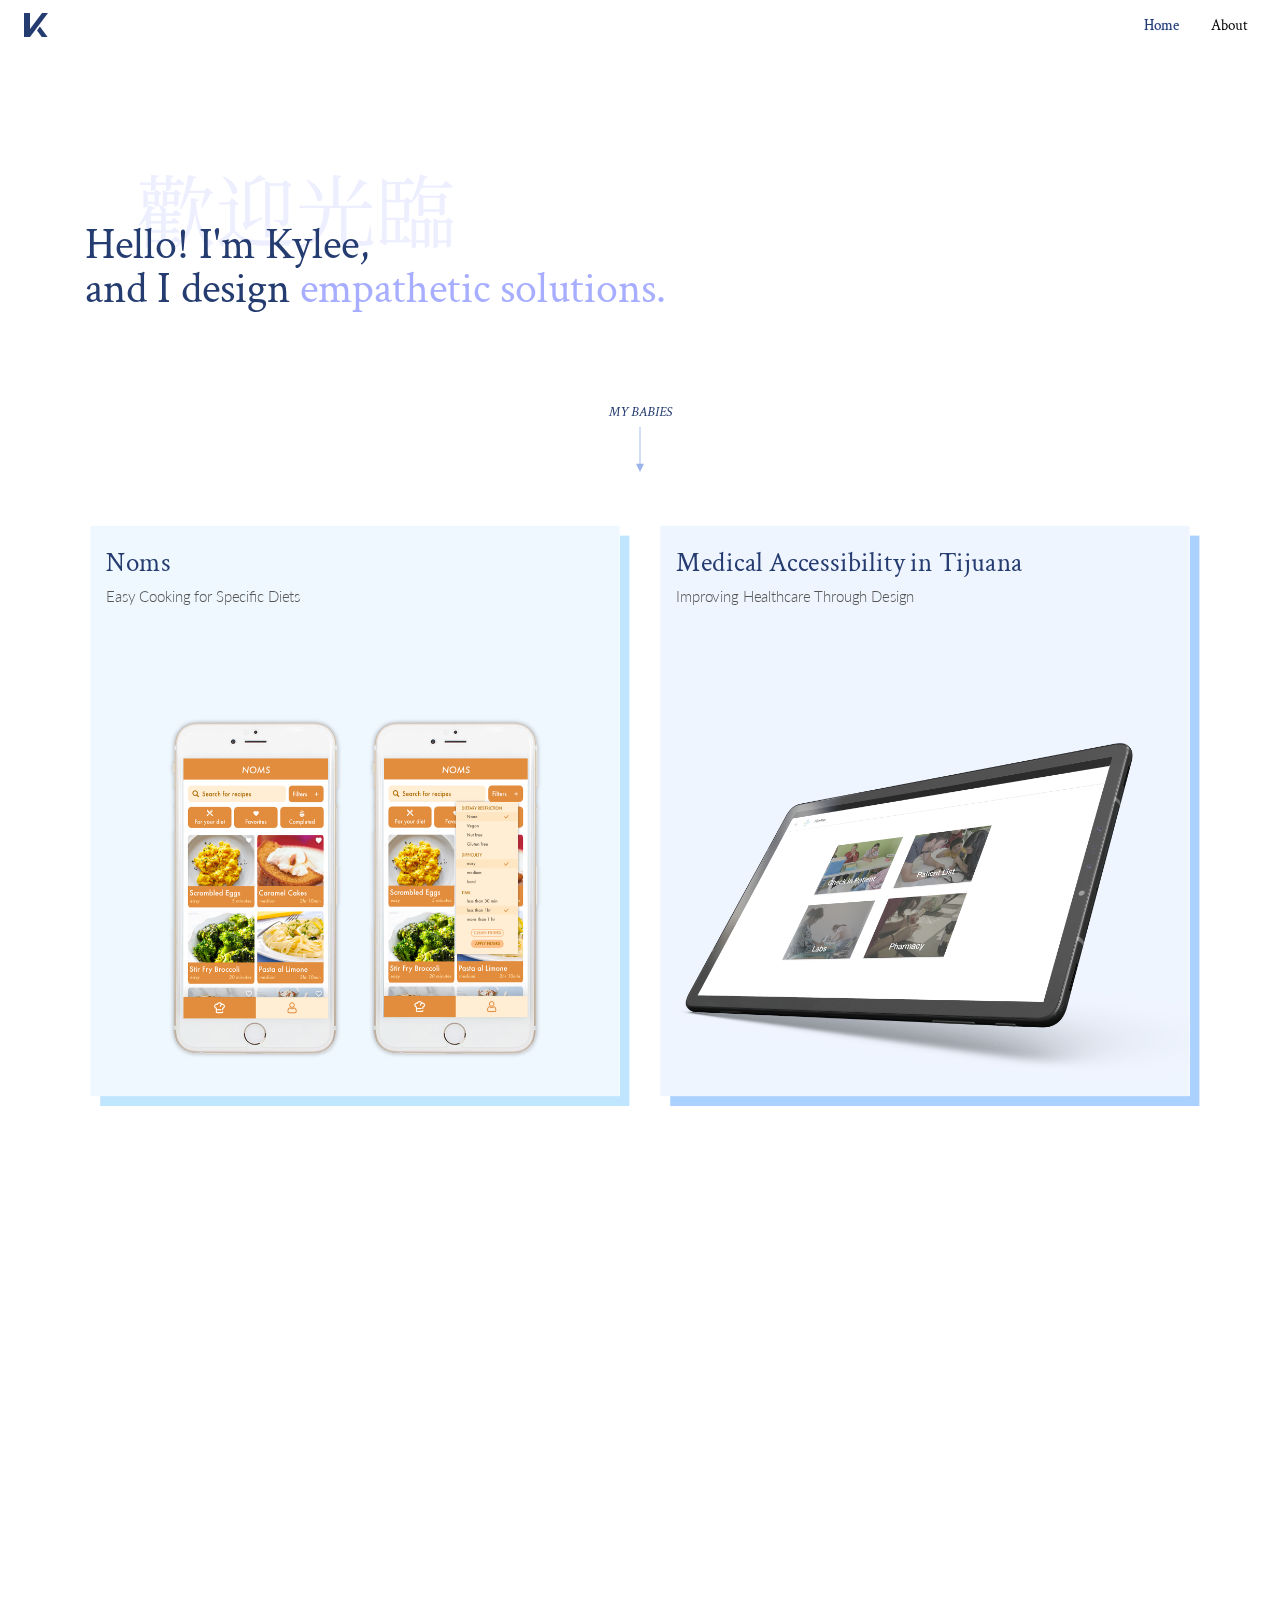
<file: index.html>
<!DOCTYPE html>
<html lang="en" class='h-100'>
  <head>
    <meta charset="utf-8">
    <meta name="viewport" content="width=device-width, initial-scale=1, shrink-to-fit=no">
    <title>Kylee Peng</title>
    <!-- CSS -->
    <link rel="icon" href="img/logo_dark.png" type="png">
    <link rel="stylesheet" href="https://stackpath.bootstrapcdn.com/bootstrap/4.3.1/css/bootstrap.min.css" integrity="sha384-ggOyR0iXCbMQv3Xipma34MD+dH/1fQ784/j6cY/iJTQUOhcWr7x9JvoRxT2MZw1T" crossorigin="anonymous">
    <link href="https://unpkg.com/aos@2.3.1/dist/aos.css" rel="stylesheet">
    <link href="https://fonts.googleapis.com/css?family=Crimson+Text&display=swap" rel="stylesheet">
    <link href="https://fonts.googleapis.com/css?family=Lato:300,300i,400,400i,700,700i,900,900i&display=swap" rel="stylesheet">
    <link href="https://fonts.googleapis.com/css?family=Noto+Serif+SC&display=swap" rel="stylesheet">
    <link rel="stylesheet" href="css/reset.css">
    <link rel="stylesheet" href="css/main.css">
    <link rel="stylesheet" href="css/media_queries.css">
  </head>

  <body>
    <!-- navbar -->
    <nav class="navbar navbar-expand fixed-top d-flex align-items-center">
      <a class="navbar-brand mr-auto" href='index.html'>
        <img src="img/logo_dark.svg" class="d-inline-block align-top logo img-responsive ml-2">
      </a>
      <div class="navbar-nav text-right">
        <a class="nav-item nav-link m-2 active" href="index.html">Home <span class="sr-only">(current)</span></a>
        <a class="nav-item nav-link m-2" href="views/about.html">About</a>
      </div>
    </nav>

    <!-- title -->
    <div class="title container" data-aos="fade-up" data-aos-duration="1000">
      <div class="title-text mt-5 mb-3 pt-5">
        <h1>歡迎光臨</h1>
        <h2>Hello! I'm Kylee,</h2>
        <h2>and I design <span id="highlight">empathetic solutions.</span></h2>
    </div>
    </div>

    <!-- arrow -->
    <a class="arrow d-flex flex-column align-items-center justify-content-center" data-aos="fade-up" data-aos-duration="1000">
      <h5 class='my-2'>MY BABIES</h5>
      <img src="img/arrow.svg">
    </a>

    <div class='projects container justify-content-center'>
      <div class='row'>
      <!-- noms -->
      <a class="project-grid noms-hov col col-12 col-md-6 pt-5" href='views/projects/noms.html' data-aos="fade-up" data-aos-duration="1000">
        <div class="project-title noms d-flex flex-column">
          <h3 class='mx-3 my-2 mt-4'>Noms</h3>
          <p class='mx-3 mb-3'>Easy Cooking for Specific Diets</p>
        </div>
      </a>

      <!-- dfa medical -->
      <a class="project-grid col col-12 col-md-6 pt-5" href='views/projects/dfa_medical.html' data-aos="fade-up" data-aos-duration="1000">
        <div class="project-title dfa_med d-flex flex-column">
          <h3 class='mx-3 my-2 mt-4'>Medical Accessibility in Tijuana</h3>
          <p class='mx-3 mb-3'>Improving Healthcare Through Design</p>
        </div>
      </a>
    </div>

    <div class='row'>
    <!-- brown paper tickets -->
    <a class="project-grid noms-hov col pt-5" href='views/projects/brownpapertickets.html' data-aos="fade-up" data-aos-duration="1000">
      <div class="project-title brownpapertickets d-flex flex-column">
        <h3 class='mx-3 my-2 mt-4'>Brown Paper Tickets</h3>
        <p class='mx-3 mb-3'>Convenient & Fast Event Searching</p>
      </div>
    </a>

    </div>
    <div class='row'>
    <!-- amtrack -->
    <a class="project-grid amtrak-hov col col-12 col-md-6 pt-5" href='views/projects/amtrak.html' data-aos="fade-up" data-aos-duration="1000">
      <div class="project-title amtrak d-flex flex-column">
        <h3 class='mx-3 my-2 mt-4'>Amtrak</h3>
        <p class='mx-3 mb-3'>Stress-Free Train Booking</p>
      </div>
    </a>

    <!-- illustrations -->
    <a class="project-grid col col-12 col-md-6 pt-5" href='views/projects/illustrations.html' data-aos="fade-up" data-aos-duration="1000">
      <div class="project-title illustrations d-flex flex-column">
        <h3 class='mx-3 my-2 mt-4'>Design for San Diego</h3>
        <p class='mx-3 mb-3'>Vector Illustrations of San Diego's Challenges</p>
      </div>
    </a>
  </div>
  </div>

  <!-- footer -->
  <footer class="footer mx-auto py-3 text-center position-absolute mt-5 py-5 vw-100" data-aos="fade-up" data-aos-duration="1000">
    <div class='container col-lg-8 col-sm-10 d-flex flex-column justify-content-center'>
      <h6 class='mt-5 mb-1'>I like that final prototypes are still just a prototype-- there's always more room for learning and improvement.</h6>
      <h6 class='mb-3'>Let me know how I can improve.</h6>
      <a class='email mt-3' href='mailto:kap038@ucsd.edu'>kap038@ucsd.edu</a>
      <div class='footer-icons mb-3 mt-2 d-flex align-items-center justify-content-center'>
        <a class='mx-2' href='https://github.com/kyleepeng'>Github</a>
        <span class="dot"></span>
        <a class='mx-2' href='www.linkedin.com/in/kylee-peng'>LinkedIn</a>
        <span class="dot"></span>
        <a class='mx-2' href='mailto:kap038@ucsd.edu'>Email</a>
      </div>
      <h6 class='mb-5 my-3'>Designed & Developed with many naps</h6>
    </div>
  </footer>

  </body>

  <!-- JS -->
  <script src="https://code.jquery.com/jquery-3.3.1.slim.min.js" integrity="sha384-q8i/X+965DzO0rT7abK41JStQIAqVgRVzpbzo5smXKp4YfRvH+8abtTE1Pi6jizo" crossorigin="anonymous"></script>
  <script src="https://stackpath.bootstrapcdn.com/bootstrap/4.3.1/js/bootstrap.min.js" integrity="sha384-JjSmVgyd0p3pXB1rRibZUAYoIIy6OrQ6VrjIEaFf/nJGzIxFDsf4x0xIM+B07jRM" crossorigin="anonymous"></script>
  <script src="https://unpkg.com/aos@2.3.1/dist/aos.js"></script>
  <script src="js/script.js"></script>

</html>
</file>
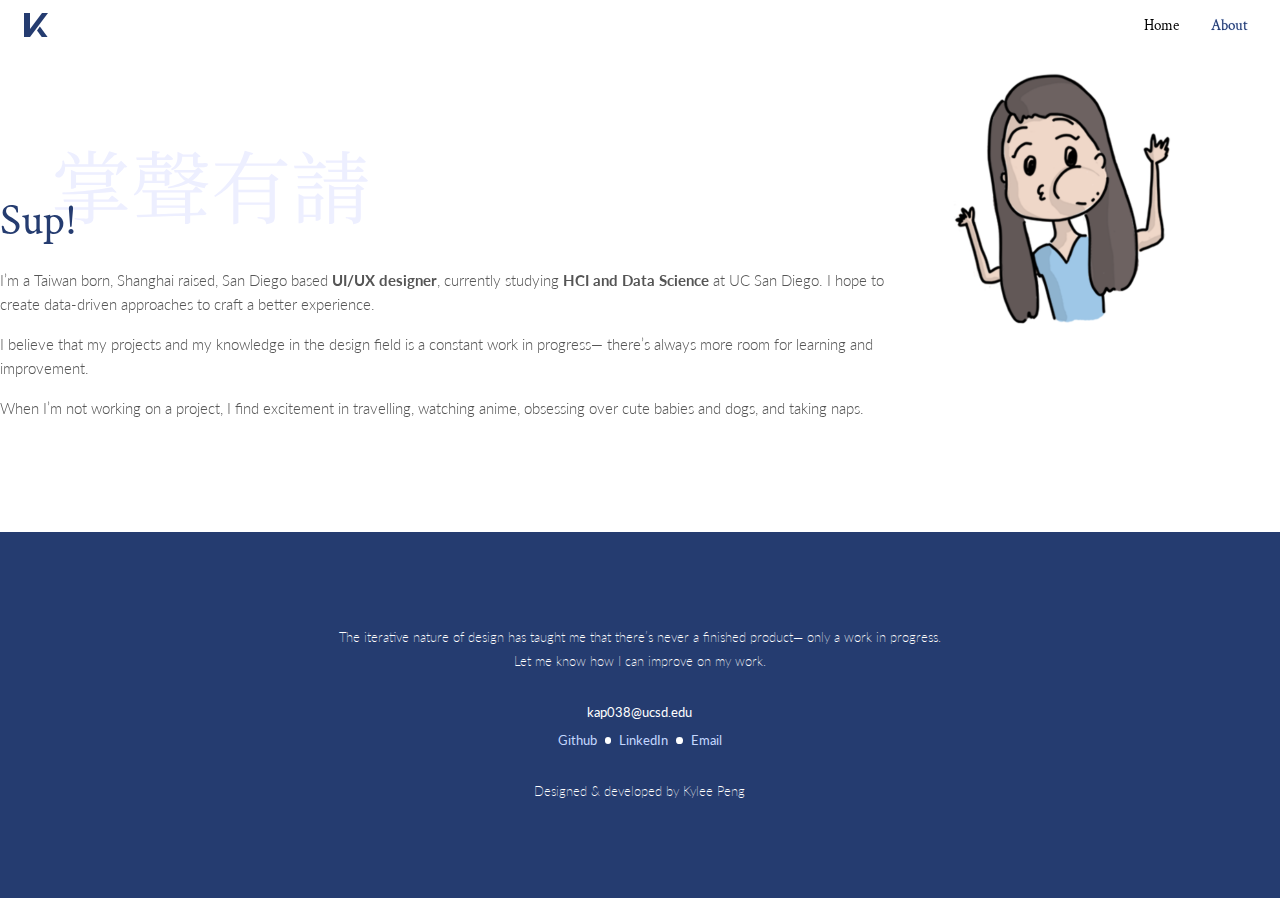
<file: about.html>
<!DOCTYPE html>
<html lang="en">
  <head>
    <meta charset="utf-8">
    <meta name="viewport" content="width=device-width, initial-scale=1, shrink-to-fit=no">
    <title>About — Kylee Peng</title>
    <!-- CSS -->
    <link rel="icon" href="../img/logo_dark.png" type="png">
    <link rel="stylesheet" href="https://stackpath.bootstrapcdn.com/bootstrap/4.3.1/css/bootstrap.min.css" integrity="sha384-ggOyR0iXCbMQv3Xipma34MD+dH/1fQ784/j6cY/iJTQUOhcWr7x9JvoRxT2MZw1T" crossorigin="anonymous">
    <link href="https://unpkg.com/aos@2.3.1/dist/aos.css" rel="stylesheet">
    <link href="https://fonts.googleapis.com/css?family=Crimson+Text&display=swap" rel="stylesheet">
    <link href="https://fonts.googleapis.com/css?family=Lato:300,400&display=swap" rel="stylesheet">
    <link href="https://fonts.googleapis.com/css?family=Noto+Serif+SC&display=swap" rel="stylesheet">
    <link rel="stylesheet" href="../css/reset.css">
    <link rel="stylesheet" href="../css/main.css">
    <link rel="stylesheet" href="../css/media_queries.css">
  </head>

  <body>
    <!-- navbar -->
    <nav class="navbar navbar-expand-md fixed-top d-flex align-items-center">
      <a class="navbar-brand mr-auto" href='../index.html'>
        <img src="../img/logo_dark.svg" class="d-inline-block align-top logo img-responsive ml-2">
      </a>
      <button class="navbar-toggler custom-toggler" type="button" data-toggle="collapse" data-target="#dropdown" aria-controls="dropdown" aria-expanded="false" aria-label="Toggle navigation">
        <span class="navbar-toggler-icon"></span>
      </button>
      <div class="collapse navbar-collapse flex-grow-0" id="dropdown">
        <div class="navbar-nav text-right">
          <a class="nav-item nav-link m-2" href="index.html">Home</a>
          <a class="nav-item nav-link m-2 active" href="about.html">About<span class="sr-only">(current)</span></a>
        </div>
      </div>
    </nav>

    <!-- title -->
    <div class="title d-flex vh-75 mt-4 mb-5 align-self-center justify-content-center" data-aos="fade-up" data-aos-duration="1000">
      <div class="title-text align-self-center justify-content-center pt-5">
        <h1>掌聲有請</h1>
        <h2>Sup!</h2>
        <p class='title-paragraph mb-3'>
          I’m a Taiwan born, Shanghai raised, San Diego based
          <span id='bold'>UI/UX designer</span>,
          currently studying
          <span id='bold'>HCI and Data Science</span> at UC San Diego. I hope to create
          data-driven approaches to craft a better experience.
        </p>
        <p class='title-paragraph mb-3'>
          I believe that my projects and my knowledge in the design field is a constant
          work in progress— there’s always more room for learning and improvement.
        </p>
        <p class='title-paragraph mb-3'>
          When I’m not working on a project, I find excitement in travelling,
          watching anime, obsessing over cute babies and dogs, and taking naps.
        </p>
      </div>
      <img src='./img/about_picture.svg' class='px-5 pb-5 mr-5 img-responsive'>
    </div>


    <!-- footer -->
    <footer class="footer mx-auto py-3 text-center position-absolute mt-5 py-5 vw-100" data-aos="fade-up" data-aos-duration="1000">
      <div class='container col-lg-8 col-sm-10 d-flex flex-column justify-content-center'>
        <h6 class='mt-5 mb-1'>The iterative nature of design has taught me that there’s never a finished product— only a work in progress.</h6>
        <h6 class='mb-3'>Let me know how I can improve on my work.</h6>
        <a class='email mt-3' href='mailto:kap038@ucsd.edu'>kap038@ucsd.edu</a>
        <div class='footer-icons mb-3 mt-2 d-flex align-items-center justify-content-center'>
          <a class='mx-2' href='https://github.com/kyleepeng'>Github</a>
          <span class="dot"></span>
          <a class='mx-2' href='www.linkedin.com/in/kylee-peng'>LinkedIn</a>
          <span class="dot"></span>
          <a class='mx-2' href='mailto:kap038@ucsd.edu'>Email</a>
        </div>
        <h6 class='mb-5 my-3'>Designed & developed by Kylee Peng</h6>
      </div>
    </footer>

  </body>

  <!-- JS -->
  <script src="https://code.jquery.com/jquery-3.3.1.slim.min.js" integrity="sha384-q8i/X+965DzO0rT7abK41JStQIAqVgRVzpbzo5smXKp4YfRvH+8abtTE1Pi6jizo" crossorigin="anonymous"></script>
  <script src="https://stackpath.bootstrapcdn.com/bootstrap/4.3.1/js/bootstrap.min.js" integrity="sha384-JjSmVgyd0p3pXB1rRibZUAYoIIy6OrQ6VrjIEaFf/nJGzIxFDsf4x0xIM+B07jRM" crossorigin="anonymous"></script>
  <script src="https://unpkg.com/aos@2.3.1/dist/aos.js"></script>
  <script src="./js/script.js"></script>

</html>
</file>
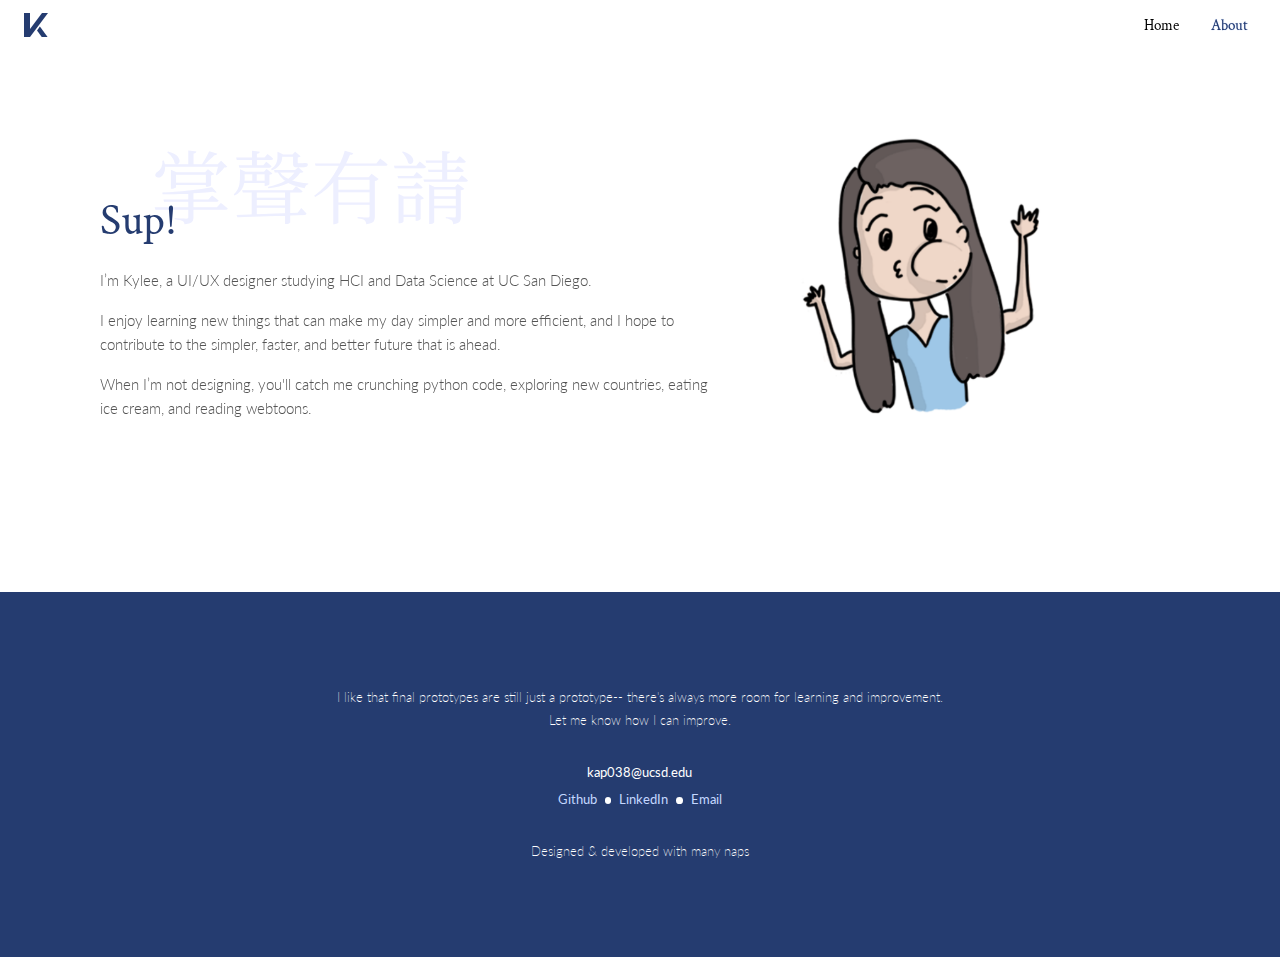
<file: views/about.html>
<!DOCTYPE html>
<html lang="en">
  <head>
    <meta charset="utf-8">
    <meta name="viewport" content="width=device-width, initial-scale=1, shrink-to-fit=no">
    <title>About — Kylee Peng</title>
    <!-- CSS -->
    <link rel="icon" href="../img/logo_dark.png" type="png">
    <link rel="stylesheet" href="https://stackpath.bootstrapcdn.com/bootstrap/4.3.1/css/bootstrap.min.css" integrity="sha384-ggOyR0iXCbMQv3Xipma34MD+dH/1fQ784/j6cY/iJTQUOhcWr7x9JvoRxT2MZw1T" crossorigin="anonymous">
    <link href="https://unpkg.com/aos@2.3.1/dist/aos.css" rel="stylesheet">
    <link href="https://fonts.googleapis.com/css?family=Crimson+Text&display=swap" rel="stylesheet">
    <link href="https://fonts.googleapis.com/css?family=Lato:300,400&display=swap" rel="stylesheet">
    <link href="https://fonts.googleapis.com/css?family=Noto+Serif+SC&display=swap" rel="stylesheet">
    <link rel="stylesheet" href="../css/reset.css">
    <link rel="stylesheet" href="../css/main.css">
    <link rel="stylesheet" href="../css/media_queries.css">
  </head>

  <body>
    <!-- navbar -->
    <nav class="navbar navbar-expand fixed-top d-flex align-items-center">
      <a class="navbar-brand mr-auto" href='../index.html'>
        <img src="../img/logo_dark.svg" class="d-inline-block align-top logo img-responsive ml-2">
      </a>
      <div class="navbar-nav text-right">
          <a class="nav-item nav-link m-2" href="../index.html">Home</a>
          <a class="nav-item nav-link m-2 active" href="about.html">About<span class="sr-only">(current)</span></a>
      </div>
    </nav>

    <!-- title -->
    <div class="title container d-flex vh-75 mt-4 mb-5" data-aos="fade-up" data-aos-duration="1000">
      <div class="title-text col col-xl-7 pt-5">
        <h1>掌聲有請</h1>
        <h2>Sup!</h2>
        <p class='title-paragraph mb-3'>
          I’m Kylee, a UI/UX designer studying HCI and Data Science
          at UC San Diego.
        </p>
        <p class='title-paragraph mb-3'>
          I enjoy learning new things that can make my day simpler and more
          efficient, and I hope to contribute to the simpler, faster, and
          better future that is ahead.
        </p>
        <p class='title-paragraph mb-3'>
          When I’m not designing, you'll catch me crunching python code,
          exploring new countries,
          eating ice cream,
          and reading webtoons.
        </p>
      </div>
      <img src='../img/about_picture.svg' class='col col-lg-4 col-xl-4 p-3 p-lg-5 mt-lg-5 img-responsive'>
    </div>


    <!-- footer -->
    <footer class="footer mx-auto py-3 text-center position-absolute mt-5 py-5 vw-100" data-aos="fade-up" data-aos-duration="1000">
      <div class='container col-lg-8 col-sm-10 d-flex flex-column justify-content-center'>
        <h6 class='mt-5 mb-1'>I like that final prototypes are still just a prototype-- there's always more room for learning and improvement.</h6>
        <h6 class='mb-3'>Let me know how I can improve.</h6>
        <a class='email mt-3' href='mailto:kap038@ucsd.edu'>kap038@ucsd.edu</a>
        <div class='footer-icons mb-3 mt-2 d-flex align-items-center justify-content-center'>
          <a class='mx-2' href='https://github.com/kyleepeng'>Github</a>
          <span class="dot"></span>
          <a class='mx-2' href='www.linkedin.com/in/kylee-peng'>LinkedIn</a>
          <span class="dot"></span>
          <a class='mx-2' href='mailto:kap038@ucsd.edu'>Email</a>
        </div>
        <h6 class='mb-5 my-3'>Designed & developed with many naps</h6>
      </div>
    </footer>

  </body>

  <!-- JS -->
  <script src="https://code.jquery.com/jquery-3.3.1.slim.min.js" integrity="sha384-q8i/X+965DzO0rT7abK41JStQIAqVgRVzpbzo5smXKp4YfRvH+8abtTE1Pi6jizo" crossorigin="anonymous"></script>
  <script src="https://stackpath.bootstrapcdn.com/bootstrap/4.3.1/js/bootstrap.min.js" integrity="sha384-JjSmVgyd0p3pXB1rRibZUAYoIIy6OrQ6VrjIEaFf/nJGzIxFDsf4x0xIM+B07jRM" crossorigin="anonymous"></script>
  <script src="https://unpkg.com/aos@2.3.1/dist/aos.js"></script>
  <script src="../js/script.js"></script>

</html>
</file>
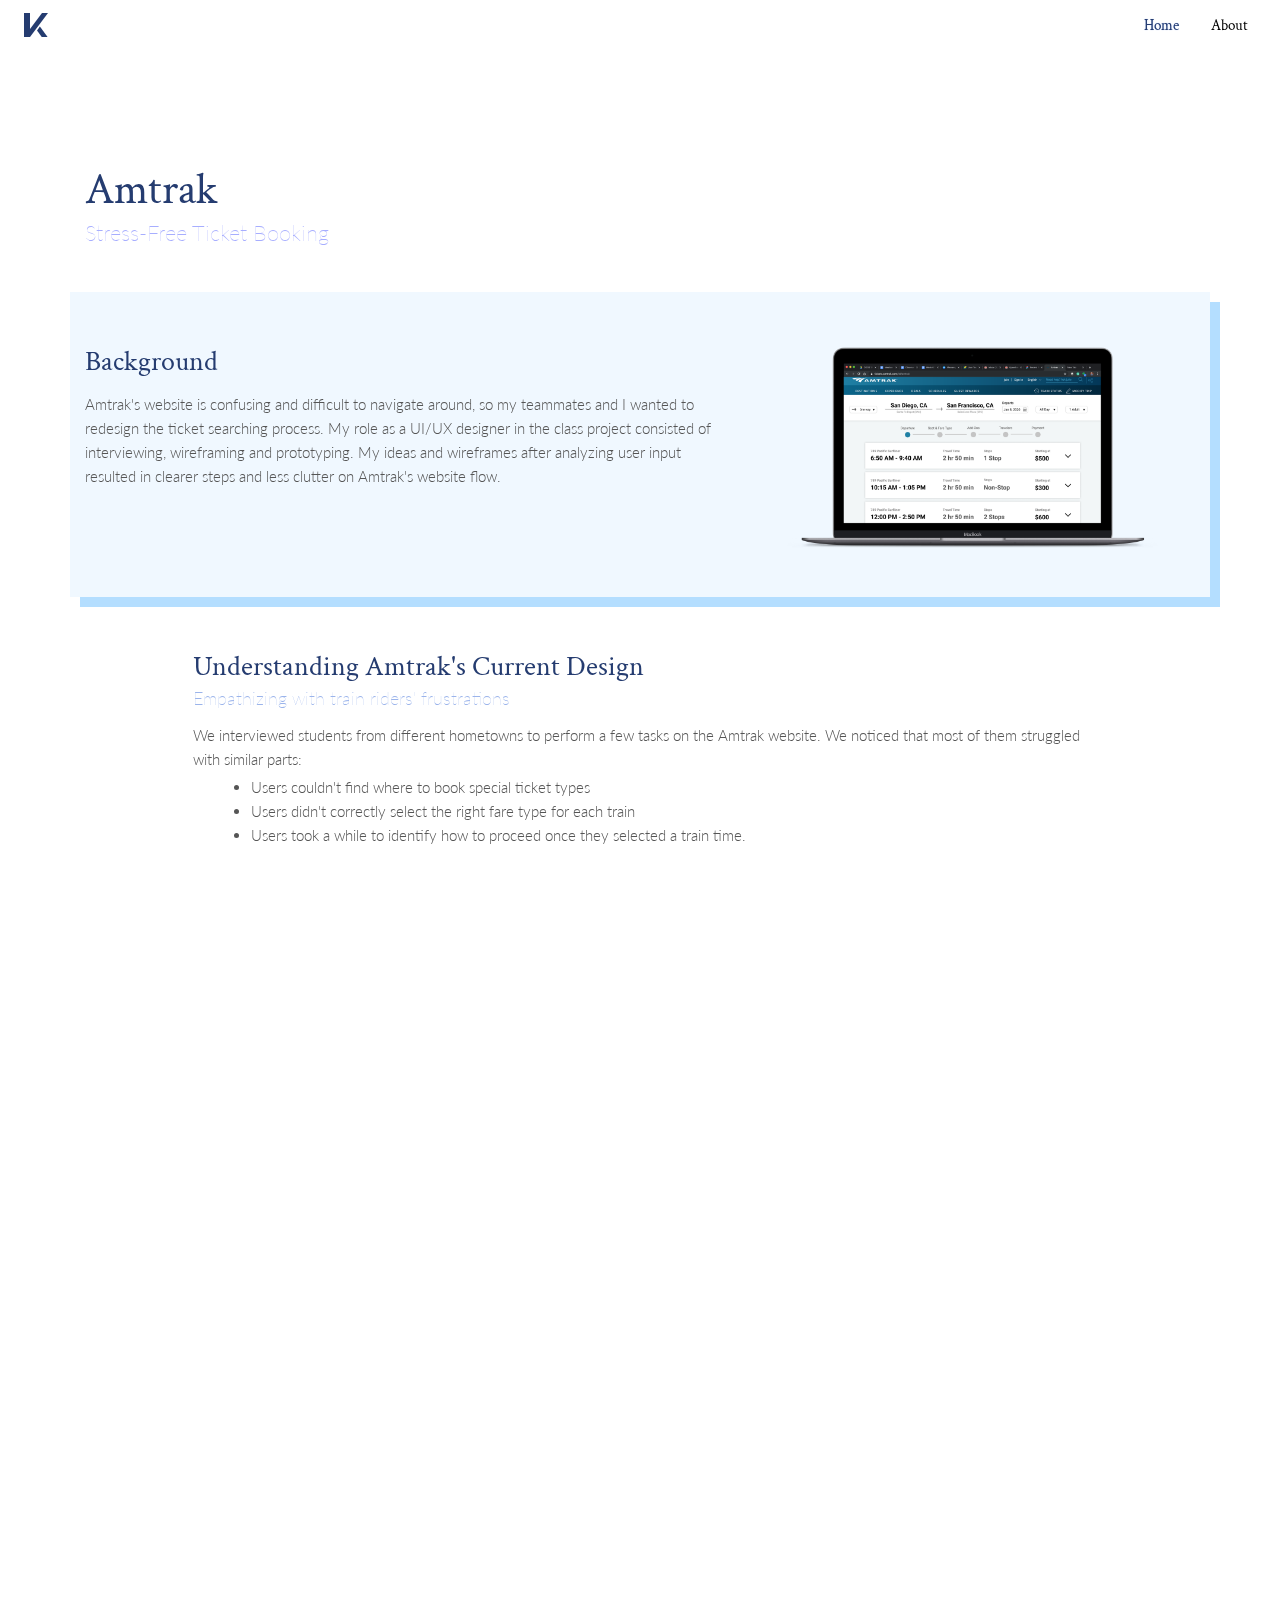
<file: views/projects/amtrak.html>
<!DOCTYPE html>
<html lang="en">
  <head>
    <meta charset="utf-8">
    <meta name="viewport" content="width=device-width, initial-scale=1, shrink-to-fit=no">
    <title>Amtrak — Kylee Peng</title>
    <!-- CSS -->
    <link rel="icon" href="../../img/logo_dark.png" type="png">
    <link rel="stylesheet" href="https://stackpath.bootstrapcdn.com/bootstrap/4.3.1/css/bootstrap.min.css" integrity="sha384-ggOyR0iXCbMQv3Xipma34MD+dH/1fQ784/j6cY/iJTQUOhcWr7x9JvoRxT2MZw1T" crossorigin="anonymous">
    <link href="https://unpkg.com/aos@2.3.1/dist/aos.css" rel="stylesheet">
    <link href="https://fonts.googleapis.com/css?family=Crimson+Text&display=swap" rel="stylesheet">
    <link href="https://fonts.googleapis.com/css?family=Lato:300,400&display=swap" rel="stylesheet">
    <link href="https://fonts.googleapis.com/css?family=Noto+Serif+SC&display=swap" rel="stylesheet">
    <link rel="stylesheet" href="../../css/reset.css">
    <link rel="stylesheet" href="../../css/main.css">
    <link rel="stylesheet" href="../../css/media_queries.css">
  </head>

  <body>
    <!-- navbar -->
    <nav class="navbar navbar-expand fixed-top d-flex align-items-center">
      <a class="navbar-brand mr-auto" href='../../index.html'>
        <img src="../../img/logo_dark.svg" class="d-inline-block align-top logo img-responsive ml-2">
      </a>
      <div class="navbar-nav text-right">
          <a class="nav-item nav-link m-2 active" href="../../index.html">Home</a>
          <a class="nav-item nav-link m-2" href="../about.html">About<span class="sr-only">(current)</span></a>
      </div>
    </nav>


    <!-- title -->
    <div class="proj-title container" data-aos="fade-up" data-aos-duration="1000">
      <div class="title-text my-5 pt-5">
        <h1> </h1>
        <h2>Amtrak</h2>
        <h4><span id='highlight' class='pt-3'>Stress-Free Ticket Booking</span></h4>
    </div>
    </div>

    <!-- background -->
    <div class="container background project-banner"
     style="background-color: #f0f8ff; box-shadow: 10px 10px #b4deff;"
     data-aos="fade-up"
     data-aos-duration="1000">
     <div class='row'>
      <div class='d-flex flex-column col-md-7 col-sm-11 my-5 py-2'>
        <h3>Background</h3>
        <p class='mt-3'>
          Amtrak's website is confusing and difficult to navigate around,
          so my teammates and I wanted to redesign the ticket searching process.
          My role as a UI/UX designer in the class project consisted of
          interviewing, wireframing and prototyping. My ideas and wireframes
          after analyzing user input resulted in clearer steps and less clutter
          on Amtrak's website flow.
        </p>
      </div>
        <img src='../../img/amtrak/amtrak_mockup2.png' class='col-md-5 col-sm-11 mt-2 img-responsive'>
      </div>
    </div>

    <!-- content -->
    <div class='container d-flex flex-column align-items-center'>

      <!-- understanding the problem -->
      <div class='section col-lg-10 col-sm-12 d-flex flex-column justify-content-center my-5 py-2' data-aos="fade-up" data-aos-duration="1000">
        <h3>Understanding Amtrak's Current Design</h3>
        <h4 class='pt-2'>Empathizing with train riders' frustrations</h4>
        <p class='mt-3'>
          We interviewed students from different hometowns to perform a few
          tasks on the Amtrak website. We noticed that most of them struggled
          with similar parts:
            <ul class='pl-md-5 pl-sm-3 mt-1'>
              <li>Users couldn't find where to book special ticket types</li>
              <li>Users didn't correctly select the right fare type for each train</li>
              <li>Users took a while to identify how to proceed once they selected a train time.</li>
            </ul>
        </p>
      </div>

      <!-- the problem -->
      <div class='section col-lg-10 col-sm-12 d-flex flex-column justify-content-center my-5 py-2' data-aos="fade-up" data-aos-duration="1000">
        <h3>The Problem</h3>
        <h4 class='pt-2'>Route Selection, Seat Selection, and Fare Selection</h4>
        <p class='mt-3'>
          All possible combinations of different times, fares, and seats are
          shown on one page, which makes the process extremely confusing with
          no apparent heirarchy. There's unclear call to actions and a confusing
          display of options.
        </p>
        <img src='../../img/amtrak/amtrak_prob_1.png' class='col-md-12 col-sm-12 mx-3 align-self-center'>
        <img src='../../img/amtrak/amtrak_prob_2.png' class='col-md-12 col-sm-12 mx-3 align-self-center'>
        <img src='../../img/amtrak/amtrak_prob_3.png' class='col-md-12 col-sm-12 mx-3 align-self-center'>
      </div>

      <!-- redesign -->
      <div class='section col-lg-10 col-sm-12 d-flex flex-column justify-content-center my-5 py-2' data-aos="fade-up" data-aos-duration="1000">
        <h3>The Solution</h3>
        <h4 class='pt-2'>Distinguished Steps & Intuitive Ticket Booking</h4>
          <p class='mt-3'>
            My partner and I focused on improving the discoverability of all
            the different types of ticket options available, and separated the
            overwhelming amount of options into digestible steps.
            Our design incorporates:

            <ul class='pl-md-5 pl-sm-3 mt-1'>
              <li>Clear & accessible display of trip information</li>
              <li>Breadcrumbs that indicate user's progress until
                successfully booking a ticket</li>
              <li>Clear visual hierarchy between fare and seat options</li>
              <li>Visible prices</li>
              <li>Noticeable call to action to proceed to next step</li>
              <li>Dropdowns reveal more details about a specific route</li>
              <li>Clear distinction between different options</li>
            </ul>
          </p>
          <img src='../../img/amtrak/prototype.gif' class='col-md-8 col-sm-8 col-xs-6 mx-3 mt-5 align-self-center'>
      </div>

      <!-- future plans -->
      <div class='section col-lg-10 col-sm-12 d-flex flex-column justify-content-center my-5 py-2' data-aos="fade-up" data-aos-duration="1000">
        <h3>Future Plans</h3>
          <p class='mt-3'>
            I would conduct more tests to see if our redesign improved, and
            continue to iterate on making our design more intuitive and
            straightforward to use. I would also like to conduct more tests
            on a more general user base to better understand the average user.
          </p>
      </div>

    </div>


    <!-- button -->
    <div class='button d-flex position-relative justify-content-center pb-3 mb-5' data-aos="fade-up" data-aos-duration="1000">
      <a class='square-button px-4 py-2' href='../../index.html'><h5>MORE PROJECTS</h5></a>
    </div>


    <!-- footer -->
    <footer class="footer mx-auto py-3 text-center position-absolute mt-5 py-5 vw-100" data-aos="fade-up" data-aos-duration="1000">
      <div class='container col-lg-8 col-sm-10 d-flex flex-column justify-content-center'>
        <h6 class='mt-5 mb-1'>I like that final prototypes are still just a prototype-- there's always more room for learning and improvement.</h6>
        <h6 class='mb-3'>Let me know how I can improve.</h6>
        <a class='email mt-3' href='mailto:kap038@ucsd.edu'>kap038@ucsd.edu</a>
        <div class='footer-icons mb-3 mt-2 d-flex align-items-center justify-content-center'>
          <a class='mx-2' href='https://github.com/kyleepeng'>Github</a>
          <span class="dot"></span>
          <a class='mx-2' href='www.linkedin.com/in/kylee-peng'>LinkedIn</a>
          <span class="dot"></span>
          <a class='mx-2' href='mailto:kap038@ucsd.edu'>Email</a>
        </div>
        <h6 class='mb-5 my-3'>Designed & developed with many naps</h6>
      </div>
    </footer>

  </body>

  <!-- JS -->
  <script src="https://code.jquery.com/jquery-3.3.1.slim.min.js" integrity="sha384-q8i/X+965DzO0rT7abK41JStQIAqVgRVzpbzo5smXKp4YfRvH+8abtTE1Pi6jizo" crossorigin="anonymous"></script>
  <script src="https://stackpath.bootstrapcdn.com/bootstrap/4.3.1/js/bootstrap.min.js" integrity="sha384-JjSmVgyd0p3pXB1rRibZUAYoIIy6OrQ6VrjIEaFf/nJGzIxFDsf4x0xIM+B07jRM" crossorigin="anonymous"></script>
  <script src="https://unpkg.com/aos@2.3.1/dist/aos.js"></script>
  <script src="../../js/script.js"></script>

</html>
</file>
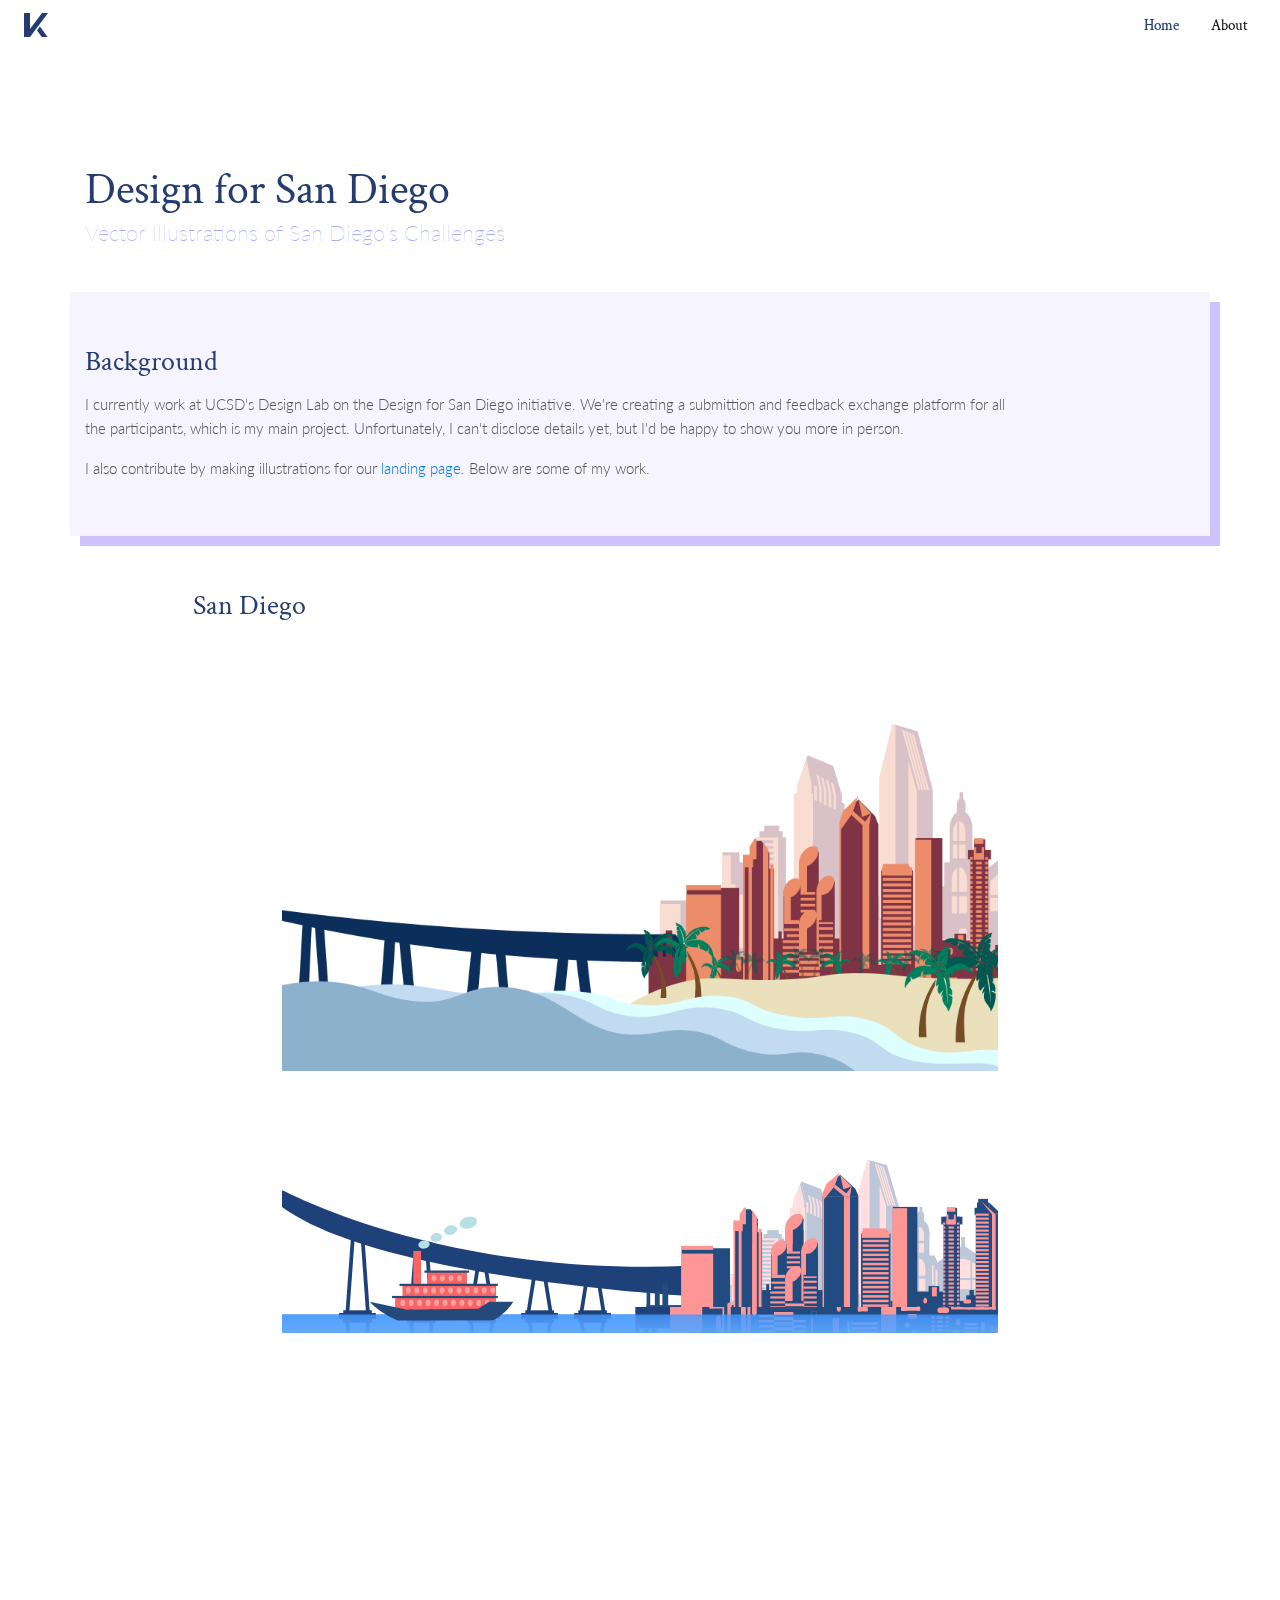
<file: views/projects/illustrations.html>
<!DOCTYPE html>
<html lang="en">
  <head>
    <meta charset="utf-8">
    <meta name="viewport" content="width=device-width, initial-scale=1, shrink-to-fit=no">
    <title>Illustrations — Kylee Peng</title>
    <!-- CSS -->
    <link rel="icon" href="../../img/logo_dark.png" type="png">
    <link rel="stylesheet" href="https://stackpath.bootstrapcdn.com/bootstrap/4.3.1/css/bootstrap.min.css" integrity="sha384-ggOyR0iXCbMQv3Xipma34MD+dH/1fQ784/j6cY/iJTQUOhcWr7x9JvoRxT2MZw1T" crossorigin="anonymous">
    <link href="https://unpkg.com/aos@2.3.1/dist/aos.css" rel="stylesheet">
    <link href="https://fonts.googleapis.com/css?family=Crimson+Text&display=swap" rel="stylesheet">
    <link href="https://fonts.googleapis.com/css?family=Lato:300,400&display=swap" rel="stylesheet">
    <link href="https://fonts.googleapis.com/css?family=Noto+Serif+SC&display=swap" rel="stylesheet">
    <link rel="stylesheet" href="../../css/reset.css">
    <link rel="stylesheet" href="../../css/main.css">
    <link rel="stylesheet" href="../../css/media_queries.css">
  </head>

  <body>
    <!-- navbar -->
    <nav class="navbar navbar-expand fixed-top d-flex align-items-center">
      <a class="navbar-brand mr-auto" href='../../index.html'>
        <img src="../../img/logo_dark.svg" class="d-inline-block align-top logo img-responsive ml-2">
      </a>
      <div class="navbar-nav text-right">
          <a class="nav-item nav-link m-2 active" href="../../index.html">Home</a>
          <a class="nav-item nav-link m-2" href="../about.html">About<span class="sr-only">(current)</span></a>
      </div>
    </nav>


    <!-- title -->
    <div class="proj-title container" data-aos="fade-up" data-aos-duration="1000">
      <div class="title-text my-5 pt-5">
        <h1> </h1>
        <h2>Design for San Diego</h2>
        <h4><span id='highlight' class='pt-3'>Vector Illustrations of San Diego's Challenges</span></h4>
    </div>
    </div>

    <!-- background -->
    <div class="container background project-banner"
     style="background-color: #f6f4ff; box-shadow: 10px 10px #cec3ff;"
     data-aos="fade-up"
     data-aos-duration="1000">
     <div class='row'>
      <div class='d-flex flex-column col-10 my-5 py-2'>
        <h3>Background</h3>
        <p class='mt-3'>
          I currently work at UCSD's Design Lab on the Design for San Diego
          initiative. We're creating a submittion and feedback exchange platform
          for all the participants, which is my main project. Unfortunately, I
          can't disclose details yet, but I'd be happy to show you more in person.
        </p>
        <p class='mt-3'>
          I also contribute by making illustrations for our
          <a href='https://www.d4sd.org'>landing page</a>.
          Below are some of my work.
        </p>
      </div>
      </div>
    </div>

    <!-- content -->
    <div class='container d-flex flex-column align-items-center'>

      <!-- home -->
      <div class='section col-lg-10 col-sm-12 d-flex flex-column justify-content-center my-5 py-2' data-aos="fade-up" data-aos-duration="1000">
        <h3>San Diego</h3>
        <img src='../../img/illustrations/home.png' class='col-md-10 col-sm-12 mt-5 align-self-center'>
        <img src='../../img/illustrations/home2.svg' class='col-md-10 col-sm-12 mt-5 align-self-center'>
      </div>

      <!-- climate -->
      <div class='section col-lg-10 col-sm-12 d-flex flex-column justify-content-center my-5 py-2' data-aos="fade-up" data-aos-duration="1000">
        <h3>Climate</h3>
        <img src='../../img/illustrations/climate.png' class='col-md-10 col-sm-12 mt-5 align-self-center'>
      </div>

      <!-- housing -->
      <div class='section col-lg-10 col-sm-12 d-flex flex-column justify-content-center my-5 py-2' data-aos="fade-up" data-aos-duration="1000">
        <h3>Housing</h3>
          <img src='../../img/illustrations/housing.png' class='col-md-10 col-sm-12 mt-5 align-self-center'>
      </div>

      <!-- mobility -->
      <div class='section col-lg-10 col-sm-12 d-flex flex-column justify-content-center my-5 py-2' data-aos="fade-up" data-aos-duration="1000">
        <h3>Mobility</h3>
        <img src='../../img/illustrations/mobility.png' class='col-md-10 col-sm-12 mt-5 align-self-center'>
      </div>

      <!-- health -->
      <div class='section col-lg-10 col-sm-12 d-flex flex-column justify-content-center my-5 py-2' data-aos="fade-up" data-aos-duration="1000">
        <h3>Health</h3>
        <img src='../../img/illustrations/health2.svg' class='col-md-10 col-sm-12 mt-5 align-self-center'>
      </div>

      <!-- About -->
      <div class='section col-lg-10 col-sm-12 d-flex flex-column justify-content-center my-5 py-2' data-aos="fade-up" data-aos-duration="1000">
        <h3>D4SD</h3>
        <img src='../../img/illustrations/about.png' class='col-md-10 col-sm-12 mt-5 align-self-center'>
      </div>

    </div>


    <!-- button -->
    <div class='button d-flex position-relative justify-content-center pb-3 mb-5' data-aos="fade-up" data-aos-duration="1000">
      <a class='square-button px-4 py-2' href='../../index.html'><h5>MORE PROJECTS</h5></a>
    </div>


    <!-- footer -->
    <footer class="footer mx-auto py-3 text-center position-absolute mt-5 py-5 vw-100" data-aos="fade-up" data-aos-duration="1000">
      <div class='container col-lg-8 col-sm-10 d-flex flex-column justify-content-center'>
        <h6 class='mt-5 mb-1'>I like that final prototypes are still just a prototype-- there's always more room for learning and improvement.</h6>
        <h6 class='mb-3'>Let me know how I can improve.</h6>
        <a class='email mt-3' href='mailto:kap038@ucsd.edu'>kap038@ucsd.edu</a>
        <div class='footer-icons mb-3 mt-2 d-flex align-items-center justify-content-center'>
          <a class='mx-2' href='https://github.com/kyleepeng'>Github</a>
          <span class="dot"></span>
          <a class='mx-2' href='www.linkedin.com/in/kylee-peng'>LinkedIn</a>
          <span class="dot"></span>
          <a class='mx-2' href='mailto:kap038@ucsd.edu'>Email</a>
        </div>
        <h6 class='mb-5 my-3'>Designed & developed with many naps</h6>
      </div>
    </footer>

  </body>

  <!-- JS -->
  <script src="https://code.jquery.com/jquery-3.3.1.slim.min.js" integrity="sha384-q8i/X+965DzO0rT7abK41JStQIAqVgRVzpbzo5smXKp4YfRvH+8abtTE1Pi6jizo" crossorigin="anonymous"></script>
  <script src="https://stackpath.bootstrapcdn.com/bootstrap/4.3.1/js/bootstrap.min.js" integrity="sha384-JjSmVgyd0p3pXB1rRibZUAYoIIy6OrQ6VrjIEaFf/nJGzIxFDsf4x0xIM+B07jRM" crossorigin="anonymous"></script>
  <script src="https://unpkg.com/aos@2.3.1/dist/aos.js"></script>
  <script src="../../js/script.js"></script>

</html>
</file>
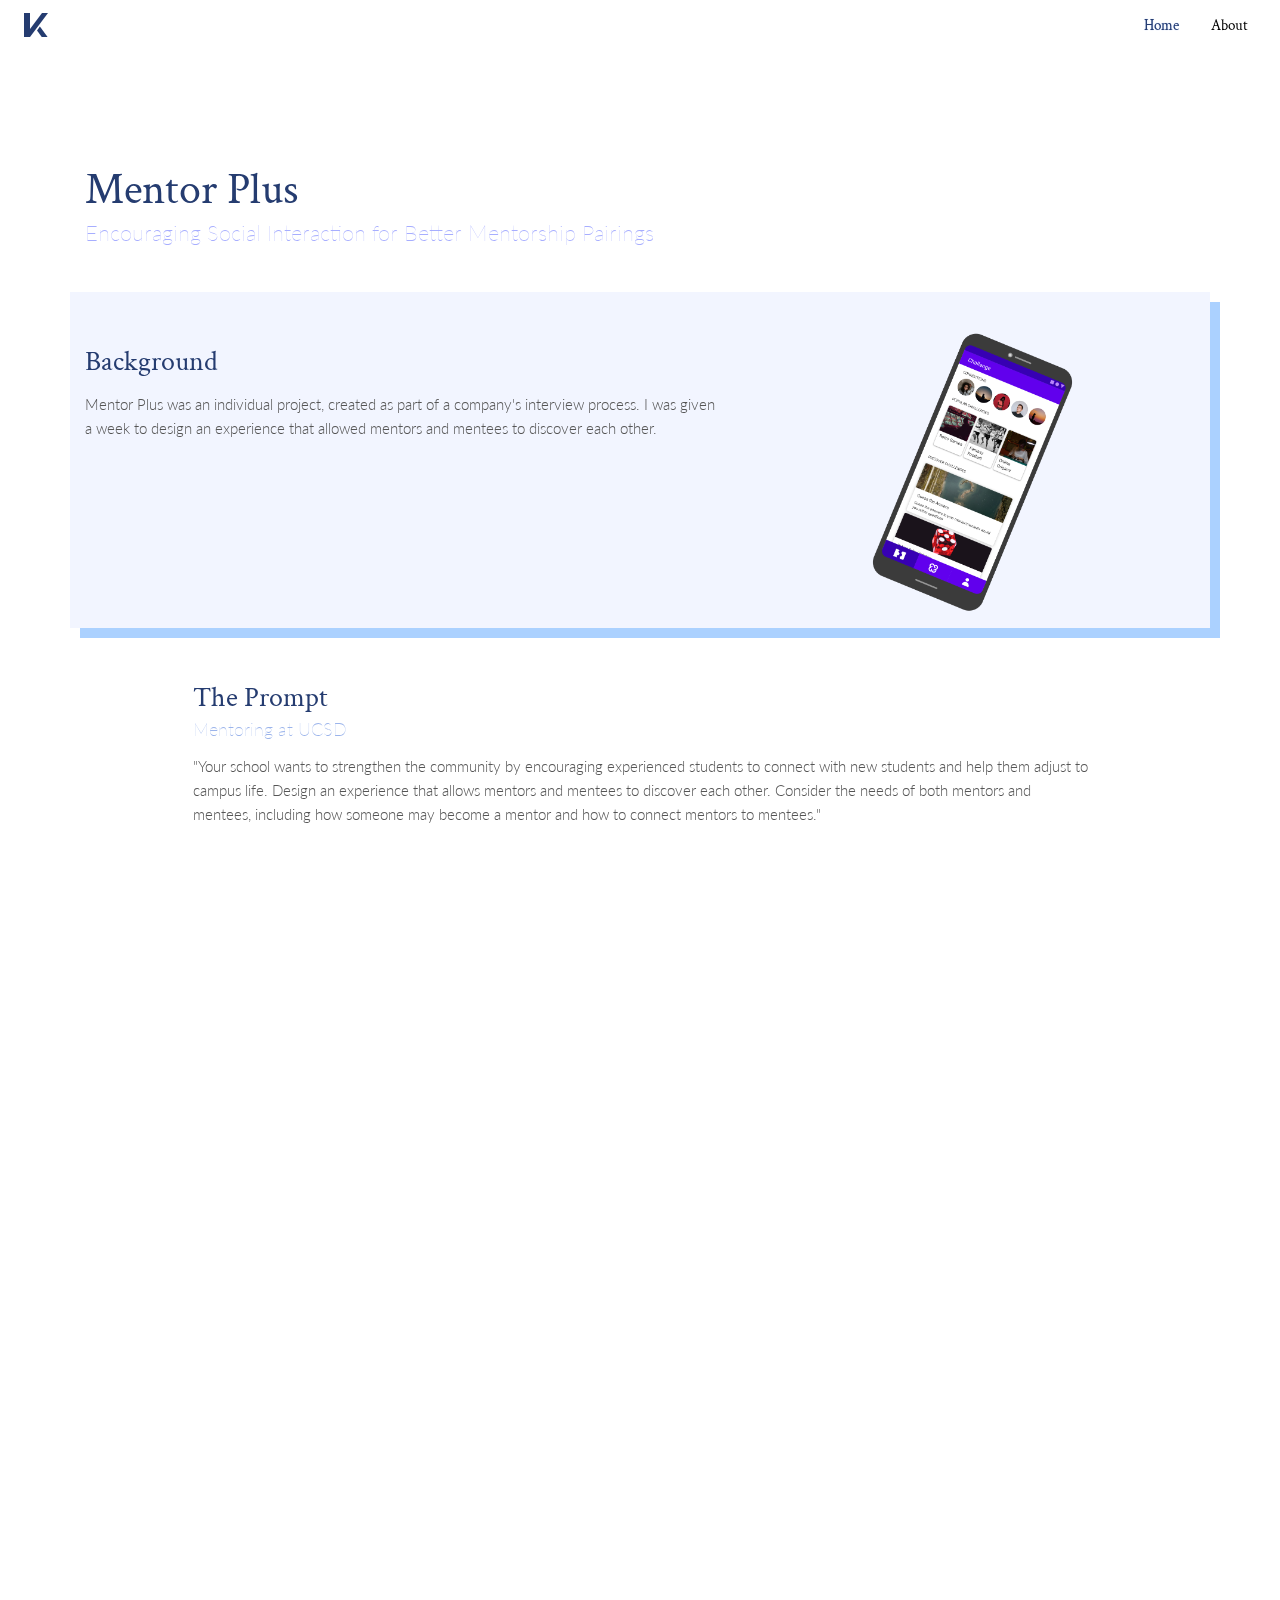
<file: views/projects/mentor-plus.html>
<!DOCTYPE html>
<html lang="en">
  <head>
    <meta charset="utf-8">
    <meta name="viewport" content="width=device-width, initial-scale=1, shrink-to-fit=no">
    <title>Mentor Plus — Kylee Peng</title>
    <!-- CSS -->
    <link rel="icon" href="../../img/logo_dark.png" type="png">
    <link rel="stylesheet" href="https://stackpath.bootstrapcdn.com/bootstrap/4.3.1/css/bootstrap.min.css" integrity="sha384-ggOyR0iXCbMQv3Xipma34MD+dH/1fQ784/j6cY/iJTQUOhcWr7x9JvoRxT2MZw1T" crossorigin="anonymous">
    <link href="https://unpkg.com/aos@2.3.1/dist/aos.css" rel="stylesheet">
    <link href="https://fonts.googleapis.com/css?family=Crimson+Text&display=swap" rel="stylesheet">
    <link href="https://fonts.googleapis.com/css?family=Lato:300,400&display=swap" rel="stylesheet">
    <link href="https://fonts.googleapis.com/css?family=Noto+Serif+SC&display=swap" rel="stylesheet">
    <link rel="stylesheet" href="../../css/reset.css">
    <link rel="stylesheet" href="../../css/main.css">
    <link rel="stylesheet" href="../../css/media_queries.css">
  </head>

  <body>
    <!-- navbar -->
    <nav class="navbar navbar-expand fixed-top d-flex align-items-center">
      <a class="navbar-brand mr-auto" href='../../index.html'>
        <img src="../../img/logo_dark.svg" class="d-inline-block align-top logo img-responsive ml-2">
      </a>
      <div class="navbar-nav text-right">
          <a class="nav-item nav-link m-2 active" href="../../index.html">Home</a>
          <a class="nav-item nav-link m-2" href="../about.html">About<span class="sr-only">(current)</span></a>
      </div>
    </nav>


    <!-- title -->
    <div class="proj-title container" data-aos="fade-up" data-aos-duration="1000">
      <div class="title-text my-5 pt-5">
        <h1> </h1>
        <h2>Mentor Plus</h2>
        <h4><span id='highlight' class='pt-3'>Encouraging Social Interaction for Better Mentorship Pairings</span></h4>
    </div>
    </div>

    <!-- background -->
    <div class="container background project-banner"
     style="background-color: #f2f5ff; box-shadow: 10px 10px #abd1ff;"
     data-aos="fade-up"
     data-aos-duration="1000">
     <div class='row'>
      <div class='d-flex flex-column col-md-7 col-sm-11 my-5 py-2'>
        <h3>Background</h3>
        <p class='mt-3'>
          Mentor Plus was an individual project, created as part of a company's
          interview process. I was given a week to design an experience that
          allowed mentors and mentees to discover each other.
        </p>
      </div>
        <img src='../../img/mentor_plus/mentor_plus_mockup2.png' class='col-md-5 col-sm-11 mt-2 img-responsive'>
      </div>
    </div>

    <!-- content -->
    <div class='container d-flex flex-column align-items-center'>

      <!-- prompt -->
      <div class='section col-lg-10 col-sm-12 d-flex flex-column justify-content-center my-5 py-2' data-aos="fade-up" data-aos-duration="1000">
        <h3>The Prompt</h3>
        <h4 class='pt-2'>Mentoring at UCSD</h4>
        <p class='mt-3'>
          "Your school wants to strengthen the community by encouraging
          experienced students to connect with new students and help
          them adjust to campus life. Design an experience that allows
          mentors and mentees to discover each other. Consider the needs
          of both mentors and mentees, including how someone may become a
          mentor and how to connect mentors to mentees."
        </p>
      </div>

      <!-- PHASE 1 empathize -->
      <div class='section col-lg-10 col-sm-12 d-flex flex-column justify-content-center my-5 py-2'
      style="background-color: #f2f5ff;"
      data-aos="fade-up" data-aos-duration="1000">
        <h3 class='mt-2'>Phase 1: Empathize</h3>
        <p class='mt-3'> I interviewed 4 UCSD students and identified pain
          points within existing mentoring programs at UCSD. </p>
      </div>

      <!-- mentoring at ucsd -->
      <div class='section col-lg-10 col-sm-12 d-flex flex-column justify-content-center my-5 py-2' data-aos="fade-up" data-aos-duration="1000">
        <h3>Pain Points</h3>
        <h4 class='pt-2'>What problems are current mentoring programs at UCSD facing?</h4>
        <p class='mt-3'>
          After analyzing the user interviews, I consolidated their responses into some major pain points:
        </p>

        <ul class='pl-md-5 pl-sm-3 mt-1'>
          <li class='mt-1'>UCSD has a culture of being
          <span style='font-weight: bold; color: #253C70;'>socially dead, </span>
          unless you actively attempt to meet new people.
          </li>

          <li class='mt-1'>
            <span style='font-weight: bold; color: #253C70;'>
              Limited social interaction
            </span>
            before pairing mentors and mentees make it difficult to find a good pairing
          </li>

          <li class='mt-1'>
            Students look for
          <span style='font-weight: bold; color: #253C70;'>
          specific personality traits</span>
           when choosing a mentor/mentee.
          </li>

          <li class='mt-1'>
            Most of the qualifications for mentors are
            <span style='font-weight: bold; color: #253C70;'>
              subjective
            </span>
             and are validated by previous mentors.
          </li>
        </ul>
      </div>

      <!-- PHASE 2 define -->
      <div class='section col-lg-10 col-sm-12 d-flex flex-column justify-content-center my-5 py-2'
      style="background-color: #f2f5ff;"
      data-aos="fade-up" data-aos-duration="1000">
        <h3 class='mt-2'>Phase 2: Define</h3>
        <p class='mt-3'> I created How Can We statements and chose one
          that best targeted the pain points.</p>
      </div>


      <!-- pain points -->
      <div class='section col-lg-10 col-sm-12 d-flex flex-column justify-content-center my-5 py-2' data-aos="fade-up" data-aos-duration="1000">
        <h3>How Can We..?</h3>
        <h4 class='pt-2'>... solve these pain points?</h4>
        <p class='mt-3'>
          With these pain points in mind from my user interviews, I created
          this How Can We statement to define the scope of the project:
        </p>
        <p class='mt-2'><span style='font-weight: bold; color: #253C70;'>
          How can we promote more social interactions to create better
          mentor/mentee pairings among UCSD students?
        </span>
      </p>
      </div>

      <!-- PHASE 3 ideate -->
      <div class='section col-lg-10 col-sm-12 d-flex flex-column justify-content-center my-5 py-2'
      style="background-color: #f2f5ff;"
      data-aos="fade-up" data-aos-duration="1000">
        <h3 class='mt-2'>Phase 3: Ideate</h3>
        <p class='mt-3'> I generated a bunch of ideas and focused on one to prototype: Mentor Pair Challenges.</p>
      </div>

      <!-- initial idea 1 -->
      <div class='section col-lg-10 col-sm-12 d-flex flex-column justify-content-center my-5 py-2' data-aos="fade-up" data-aos-duration="1000">
        <h3>Coffee with a Friend</h3>
          <p class='mt-3'>
            Get paired with a student, go on a coffee date, and have several
            conversations before settling on a mentor or mentee.
          </p>
          <p class='mt-3'>
            <span style='font-weight: bold; color: #253C70;'>
            Pro: </span>More intimate, one to one conversations
          </p>
          <p class='mt-3'>
            <span style='font-weight: bold; color: #253C70;'>
            Con: </span>Takes more time to find someone with a compatible personality
          </p>
      </div>

      <!-- initial idea 2 -->
      <div class='section col-lg-10 col-sm-12 d-flex flex-column justify-content-center my-5 py-2' data-aos="fade-up" data-aos-duration="1000">
        <h3>Mentor Tinder</h3>
          <p class='mt-3'>
            Swipe through profiles to begin chatting.
          </p>
          <p class='mt-3'>
            <span style='font-weight: bold; color: #253C70;'>
            Pro: </span>More options
          </p>
          <p class='mt-3'>
            <span style='font-weight: bold; color: #253C70;'>
            Con: </span>Abundance of options might result in reluctance to commit to a single mentor/mentee
          </p>
      </div>

      <!-- final idea -->
      <div class='section col-lg-10 col-sm-12 d-flex flex-column justify-content-center my-5 py-2' data-aos="fade-up" data-aos-duration="1000">
        <h3>Final Idea: Mentor Pair Challenges</h3>
          <p class='mt-3'>
            Students complete challenges with potential mentors/mentees to get to know one another better.
          </p>
          <p class='mt-3'>
            <span style='font-weight: bold; color: #253C70;'>
            Pro: </span>Problem solving challenges can reveal more about the pair’s compatibility
          </p>
          <p class='mt-3'>
            <span style='font-weight: bold; color: #253C70;'>
            Con: </span>Challenges may result in competitions among students for their desired pairings
          </p>
      </div>

      <!-- PHASE 4 prototype lowfi -->
      <div class='section col-lg-10 col-sm-12 d-flex flex-column justify-content-center my-5 py-2'
      style="background-color: #f2f5ff;"
      data-aos="fade-up" data-aos-duration="1000">
        <h3 class='mt-2'>Phase 4: Prototype (Low-Fi)</h3>
        <p class='mt-3'> I created journey maps for both mentors and mentees,
          then began sketching to map out the user flow. Then, I moved onto
          Sketch to create low-fidelity wireframes.</p>
      </div>

      <!-- journey mapping -->
      <div class='section col-lg-10 col-sm-12 d-flex flex-column justify-content-center my-5 py-2' data-aos="fade-up" data-aos-duration="1000">
        <h3>Journey Mapping</h3>
          <p class='mt-3'>
            Mentees:
          </p>
          <img src='../../img/mentor_plus/mentee.png' class='col-md-12 col-sm-12 col-xs-12 mx-3 mt-5 align-self-center'>
          <p class='mt-3'>
            Mentors:
          </p>
          <img src='../../img/mentor_plus/mentor.png' class='col-md-12 col-sm-12 col-xs-12 mx-3 mt-5 align-self-center'>
      </div>

      <!-- Sketches -->
      <div class='section col-lg-10 col-sm-12 d-flex flex-column justify-content-center my-5 py-2' data-aos="fade-up" data-aos-duration="1000">
        <h3>Sketches</h3>
          <p class='mt-3'>
            With the journey map in mind for both mentors and mentees, I
            sketched out the screens to map out the user flow. After a
            few iterations, I moved over to Sketch to create low-fidelity
            wireframes.
          </p>
          <div class='row justify-self-center'>
            <img src='../../img/mentor_plus/sketch1.png' class='col-6 mt-4'>
            <img src='../../img/mentor_plus/sketch2.png' class='col-6 mt-4'>
          </div>
      </div>

      <!-- wireframe -->
      <div class='section col-lg-10 col-sm-12 d-flex flex-column justify-content-center my-5 py-2' data-aos="fade-up" data-aos-duration="1000">
        <h3>Wireframes</h3>
          <p class='mt-3'>
            This is the complete user flow of the challenge platform.
            Since the flow for both mentors and mentees were similar,
            I decided combine the two for the low-fidelity prototype
            to focus on the functionality.
          </p>
          <div class='row justify-self-center'>
            <img src='../../img/mentor_plus/wireframe1.png' class='col-6 mt-4'>
            <img src='../../img/mentor_plus/wireframe2.png' class='col-6 mt-4'>
          </div>
          <p class='mt-5'>
            I decided to separate the functions into three main tabs: Discover, Challenge, and Profile.
          </p>
          <div class='row justify-self-center'>
            <img src='../../img/mentor_plus/wireframe_discover.png' class='col-4 mt-4'>
            <img src='../../img/mentor_plus/wireframe_challenge.png' class='col-4 mt-4'>
            <img src='../../img/mentor_plus/wireframe_profile.png' class='col-4 mt-4'>
          </div>
          <!-- discover -->
          <p class='mt-3'> The <span style='font-weight: bold; color: #253C70;'>Discover
            </span> tab allows users to find and connect with potential mentors
            or mentees.
          </p>
          <ul class='pl-md-5 pl-sm-3 mt-1'>
            <li class='mt-1'> As the first page, the Discover page highlights
              the functionality of discovering new people and strengthening
              existing relationships.</li>
            <li class='mt-1'> Connecting with a mentor/mentee would start a
              conversation with them.</li>
            <li class='mt-1'> Users can also see their profiles for more
              information about the mentor/mentee.</li>
          </ul>
          <!-- challenge -->
          <p class='mt-3'> The <span style='font-weight: bold; color: #253C70;'>Challenge
          </span> tab allows users to find popular and recommended challenges
          to compete with their potential mentors or mentees.
          </p>
          <ul class='pl-md-5 pl-sm-3 mt-1'>
            <li class='mt-1'> Popular and normal recommended challenge cards
              have different designs to bring emphasis on its popularity.</li>
            <li class='mt-1'> Users can see their connections here as well for
              easy access.</li>
          </ul>

          <!-- profile -->
          <p class='mt-3'> The <span style='font-weight: bold; color: #253C70;'>Profile
          </span> tab gives users access to who they're connected with and how
          many challenges they've completed with each connection.
          </p>
          <ul class='pl-md-5 pl-sm-3 mt-1'>
            <li class='mt-1'> The collapsable leaderboard allows users to access
              settings even with many connections.</li>
            <li class='mt-1'> Users can edit their profiles as well.</li>
          </ul>

          <!-- onboarding -->
          <p class='mt-5'> For the <span style='font-weight: bold; color: #253C70;'>Onboarding</span> process, I spent extra time on
            designing how students can become a mentor.</p>
          <img src='../../img/mentor_plus/wireframe_onboarding.png' class='col-md-12 col-sm-12 col-xs-12 mx-3 mt-5 align-self-center'>
          <p class='mt-3'> Since the qualifications to become a mentor are
            subjective, I decided to leave it up for users to decide
            whether they were qualified or not using a warning notification.</p>
          <img src='../../img/mentor_plus/wireframe_onboarding2.png' class='col-md-4 col-sm-6 col-xs-8 mx-3 mt-5 align-self-center'>


          <!-- Creating Connections -->
          <p class='mt-5'> To <span style='font-weight: bold; color: #253C70;'>create connections</span>,
            users can connect with mentor or mentee profiles to initiate a message.</p>
          <img src='../../img/mentor_plus/wireframe_createconn.png' class='col-md-12 col-sm-12 col-xs-12 mx-3 mt-5 align-self-center'>

          <!-- challenge process -->
          <p class='mt-5'>These screens reflect the steps to <span style='font-weight: bold; color: #253C70;'>
            complete a challenge</span>.</p>
          <img src='../../img/mentor_plus/wireframe_challengeprocess.png' class='col-md-12 col-sm-12 col-xs-12 mx-3 mt-5 align-self-center'>
          <p class='mt-5'>The challenge results page places emphasis on the number of completed challenges to quantify users' relationship growth.</p>
          <img src='../../img/mentor_plus/wireframe_challengeprocess2.png' class='col-md-4 col-sm-6 col-xs-8 mx-3 mt-5 align-self-center'>

          <!-- send challenge -->
          <p class='mt-5'>These screens reflect the steps to <span style='font-weight: bold; color: #253C70;'>
            send and start a challenge</span>.</p>
          <img src='../../img/mentor_plus/wireframe_sendchallenge.png' class='col-md-12 col-sm-12 col-xs-12 mx-3 mt-5 align-self-center'>
          <p class='mt-5'>The challenge results page places emphasis on the number of completed challenges to quantify users' relationship growth.</p>
          <img src='../../img/mentor_plus/wireframe_sendchallenge2.png' class='col-md-12 col-sm-12 col-xs-12 mx-3 mt-5 align-self-center'>
      </div>

      <!-- PHASE 5 prototype highfi -->
      <div class='section col-lg-10 col-sm-12 d-flex flex-column justify-content-center my-5 py-2'
      style="background-color: #f2f5ff;"
      data-aos="fade-up" data-aos-duration="1000">
        <h3 class='mt-2'>Phase 5: Prototype (High-Fi)</h3>
        <p class='mt-3'> I created high fidelity prototypes on Sketch.</p>
      </div>


      <div class='section col-lg-10 col-sm-12 d-flex flex-column justify-content-center my-5 py-2' data-aos="fade-up" data-aos-duration="1000">
        <h3>Prototype</h3>
          <p class='mt-3'>
            In order to make the prototype interactive, I separated the flow
            between mentors and mentees. I focused on providing more feedback
            when an action was completed and ensuring that all the links were
            connected properly with no broken flows. I also focused on the
            visual design, following the Material Design guidelines.
          </p>
          <img src='../../img/mentor_plus/prototype.png' class='col-md-12 col-sm-12 col-xs-12 mx-3 mt-5 align-self-center'>

          <!-- diff:mentor/mentee -->
          <p class='mt-5'>
            Onboarding was the only portion that was different for mentors and mentees.
            Mentors had an <span style='font-weight: bold; color: #253C70;'>extra warning</span>
            that reminded them of the responsibilities of mentoring.
          </p>
          <img src='../../img/mentor_plus/prototype_onboarding.png' class='col-md-12 col-sm-12 col-xs-12 mx-3 mt-5 align-self-center'>

          <!-- create connections -->
          <p class='mt-5'>
            Users are prompted to <span style='font-weight: bold; color: #253C70;'>create their first connection</span>
            once they sign up. These actions are the most prominent to ensure that users take the action.
          </p>
          <img src='../../img/mentor_plus/prototype_connections.png' class='col-md-6 col-sm-6 col-xs-8 mx-3 mt-5 align-self-center'>

          <!-- exit challenge -->
          <p class='mt-5'>
            The top banner shows that <span style='font-weight: bold; color: #253C70;'>challenges are ongoing.</span>
            Warnings are set so users don't accidentally exit the challenge.
          </p>
          <img src='../../img/mentor_plus/prototype_exitchallenge.png' class='col-md-6 col-sm-6 col-xs-8 mx-3 mt-5 align-self-center'>

          <!-- ongoing challenges -->
          <p class='mt-5'>
            The loading screen conveys that <span style='font-weight: bold; color: #253C70;'>challenges need to be completed at the same time.</span>
            Completing challenges at the same time would give a feeling of connection and higher level of intimacy.
          </p>
          <img src='../../img/mentor_plus/prototype_2pplchallenge.png' class='col-md-6 col-sm-6 col-xs-8 mx-3 mt-5 align-self-center'>

          <p class='mt-5'>
            Here are the rest of the screens in high-fidelity.
          </p>
          <img src='../../img/mentor_plus/prototype_final1.png' class='col-md-12 col-sm-12 col-xs-12 mx-3 mt-5 align-self-center'>
          <img src='../../img/mentor_plus/prototype_final2.png' class='col-md-12 col-sm-12 col-xs-12 mx-3 mt-5 align-self-center'>
          <img src='../../img/mentor_plus/prototype_final3.png' class='col-md-12 col-sm-12 col-xs-12 mx-3 mt-5 align-self-center'>
      </div>


      <!-- PHASE 6 reflections -->
      <div class='section col-lg-10 col-sm-12 d-flex flex-column justify-content-center my-5 py-2'
      style="background-color: #f2f5ff;"
      data-aos="fade-up" data-aos-duration="1000">
        <h3 class='mt-2'>Phase 6: Reflections & Future Plans</h3>
        <p class='mt-3'> How can I do better?</p>
      </div>

      <div class='section col-lg-10 col-sm-12 d-flex flex-column justify-content-center my-5 py-2' data-aos="fade-up" data-aos-duration="1000">
      <p class='mt-3'>To continue the project, I would:</p>
      <ul class='pl-md-5 pl-sm-3 mt-1'>
        <li class='mt-1'>
        <span style='font-weight: bold; color: #253C70;'>test the functionality:</span>
        does completing challenges together actually allow students to better understand each other’s personalities?
        </li>

        <li class='mt-1'>conduct
          <span style='font-weight: bold; color: #253C70;'>
            usability tests and iterate on the feedback.
          </span>
          I’m certain there are some usability errors that I failed to catch while I was prototyping.
        </li>

        <li class='mt-1'>
          brush up on
        <span style='font-weight: bold; color: #253C70;'>
        Material Design's guidelines</span>
         and rethink the UI.
        </li>

        <li class='mt-1'>
          develop prototypes for
          <span style='font-weight: bold; color: #253C70;'>
            different challenges.
          </span>
          The idea of an in-person AR escape room challenge came to mind,
          and I’d love to prototype and test that idea!
        </li>
      </ul>
    </div>

    </div>


    <!-- button -->
    <div class='button d-flex position-relative justify-content-center pb-3 mb-5' data-aos="fade-up" data-aos-duration="1000">
      <a class='square-button px-4 py-2' href='../../index.html'><h5>MORE PROJECTS</h5></a>
    </div>


    <!-- footer -->
    <footer class="footer mx-auto py-3 text-center position-absolute mt-5 py-5 vw-100" data-aos="fade-up" data-aos-duration="1000">
      <div class='container col-lg-8 col-sm-10 d-flex flex-column justify-content-center'>
        <h6 class='mt-5 mb-1'>I like that final prototypes are still just a prototype-- there's always more room for learning and improvement.</h6>
        <h6 class='mb-3'>Let me know how I can improve.</h6>
        <a class='email mt-3' href='mailto:kap038@ucsd.edu'>kap038@ucsd.edu</a>
        <div class='footer-icons mb-3 mt-2 d-flex align-items-center justify-content-center'>
          <a class='mx-2' href='https://github.com/kyleepeng'>Github</a>
          <span class="dot"></span>
          <a class='mx-2' href='www.linkedin.com/in/kylee-peng'>LinkedIn</a>
          <span class="dot"></span>
          <a class='mx-2' href='mailto:kap038@ucsd.edu'>Email</a>
        </div>
        <h6 class='mb-5 my-3'>Designed & developed with many naps</h6>
      </div>
    </footer>

  </body>

  <!-- JS -->
  <script src="https://code.jquery.com/jquery-3.3.1.slim.min.js" integrity="sha384-q8i/X+965DzO0rT7abK41JStQIAqVgRVzpbzo5smXKp4YfRvH+8abtTE1Pi6jizo" crossorigin="anonymous"></script>
  <script src="https://stackpath.bootstrapcdn.com/bootstrap/4.3.1/js/bootstrap.min.js" integrity="sha384-JjSmVgyd0p3pXB1rRibZUAYoIIy6OrQ6VrjIEaFf/nJGzIxFDsf4x0xIM+B07jRM" crossorigin="anonymous"></script>
  <script src="https://unpkg.com/aos@2.3.1/dist/aos.js"></script>
  <script src="../../js/script.js"></script>

</html>
</file>
<file: css/main.css>
/* ----------fonts----------- */
/* chinese */
h1{
  font-family: 'Noto Serif SC', serif;
  position: relative;
  margin-top: 8vh;
  color: #A7AEFF;
  opacity: 0.2;
}

/* title */
h2{
  font-family: 'Crimson Text', serif;
  color: #253C70;
  position: relative;
}

/* project card title */
h3{
  font-family: 'Crimson Text', serif;
  color: #253C70;
  font-weight: 300;
}

/* project page section titles */
h4{
  font-family: 'Lato', serif;
  color: #9BB4EB;
  font-weight: lighter;
}

/* smaller text */
h5{
  font-family: 'Crimson Text', serif;
  font-style: italic;
  color: #253C70;
}

/* paragraphs */
p{
  font-family: 'Lato', sans-serif;
  font-weight: 300;
  color: #555555;
}

/* footer */
h6{
  font-family: 'Lato', sans-serif;
  font-weight: 200;
  color: #FFFFFF;
}

a{
  font-family: 'Crimson Text', serif;
}

a h5{
  font-family: 'Crimson Text', serif;
  font-style: italic;
  color: #253C70;
}

p a{
  font-family: 'Lato', sans-serif;
  font-weight: 300;
}


#highlight{
  color: #A7AEFF;
}

#bold{
  font-weight: bold;
}

li {
  font-family: 'Lato', sans-serif;
  font-weight: 300;
  color: #555555;
  margin-left: 10px;
  list-style-type: disc;
}

li li{
  margin-left:15px;
  list-style-type: circle;
}

/* ----------navbar----------- */
.navbar {
  background-color: rgba(255,255,255,0.7);
  backdrop-filter: blur(4px);
  font-size: 20px;
  max-height: 50px;
}

.logo{
  height: auto;
  max-width: 50%;
}

.nav-link {
  color: #000000;
}

.nav-link:hover {
  color: #9BB4EB;
}

.nav-link.active{
  color: #253C70;
  font-weight: 300;
  text-shadow: 0px 0px 1px #9BB4EB;
}

/* ----------title---------- */
.lato{
  font-family: 'Lato';
}

/* ----------arrow---------- */
.arrow{
  padding-top: 5vh;
}
.arrow img{
  max-height: 5vh;
}

.arrow-404{
  padding: 5vh;
  text-decoration: none;
}

.arrow-404 a:hover{
  text-decoration: none;
  opacity: 0.8;
}

/* ----------project---------- */
img{
  max-width: 100%;
  height: auto;
}

.projects{
  margin-bottom: 5vh;
}

.project-grid .project-title{
  height: 100%;
  background-size: cover;
  background-repeat: no-repeat;
  background-position: center;
}

.project-title p{
  font-weight: 300;
}

/* for each project */
.noms{
  box-shadow: 10px 10px #C0E6FF;
  background-image: url('../img/noms/noms_mockup2.png');
  transition: all .2s ease-in-out;
  transform: scale(0.98, 0.98);
}

.noms:hover {
  transform: scale(1, 1);
}

.dfa_med{
  box-shadow: 10px 10px #abd1ff;
  background-image: url('../img/dfa_med/dfa_med_mockup.png');
  transition: all .2s ease-in-out;
  transform: scale(0.98, 0.98);
}

.dfa_med:hover{
  transform: scale(1, 1);
}

.brownpapertickets{
  box-shadow: 10px 10px #b4deff;
  background-image: url('../img/brownpapertickets/brownpapertickets_mockup.png');
  transition: all .2s ease-in-out;
  transform: scale(0.98, 0.98);
}

.brownpapertickets:hover{
  transform: scale(1,1);
}

.amtrak{
  box-shadow: 10px 10px #ace9e1;
  background-image: url('../img/amtrak/amtrak_mockup.png');
  transition: all .2s ease-in-out;
  transform: scale(0.98, 0.98);
}

.amtrak:hover{
    transform: scale(1,1);
}

.illustrations{
  box-shadow: 10px 10px #cec3ff;
  background-image: url('../img/illustrations/illustration.png');
  transition: all .2s ease-in-out;
  transform: scale(0.98, 0.98);
}

.illustrations:hover{
  transform: scale(1, 1);
}

.project:hover{
  text-decoration: none;
}

.project-grid:hover{
  text-decoration: none;
}

/* ----------button---------- */
.button{
  padding: 10vh;
}

.button a{
  color: #253C70;
  text-decoration: none;
}

.button a:hover > h5{
  color:#9BB4EB;
  text-decoration: none;
}

.square-button{
  border-style: solid;
  border-color: #253C70;
  border-width: 2px;
}

.square-button:hover{
  border-color:#9BB4EB;
}

/* ----------footer----------- */
footer{
  background-color: #253C70;
}

footer a{
  font-family: 'Lato', sans-serif;
  color: #C4D7FF;
}

footer .email{
  color: #FFFFFF;
}

footer a:hover{
  color: #9BB4EB;
  text-decoration: none;
}

.footer-icons img{
  display: block;
  max-height: 4vh;
  width: auto;
}

.dot{
  height: 0.75vh;
  width:0.75vh;
  border-radius: 50%;
  display: inline-block;
  background-color: #FFFFFF;

}
</file>
<file: css/media_queries.css>
/* ---------- Media Queries ---------- */
/*  Extra small devices (less than 576 px)*/
@media (min-width: 0px) {
  h1{
    font-size: 45px;
    padding-left: 4vw;
  }
  h2{
    font-size: 22px;
    top: -15px;
  }
  .proj-title h2{
    top:0px;
    padding-bottom: 10px;
  }
  h3{
    font-size: 18px;
  }
  h3 span{
    font-size: 15px;
  }
  h4{
    font-size: 15px;
    top: 25px;
  }
  .section h4{
    font-size: 14px;
  }
  h5{
    font-size: 14px;
  }
  h6{
    font-size: 12px;
    line-height: 1.5;
  }
  p, li{
    font-size: 15px;
    line-height: 1.5;
  }
  a{
    font-size: 16px;
  }
  a h5{
    font-size: 14px;
  }
  footer a{
    font-size: 12px;
    line-height: 1.5;
  }
  .title{
    flex-direction: column;
  }
  .project-grid{
    height: 60vh;
  }
}

/* xs-s */
@media (min-width: 510px) {
  h1{
    font-size: 55px;
  }
  h2{
    font-size: 28px;
    top: -20px;
  }
  h3{
    font-size: 22px;
  }
  h3 span{
    font-size: 20px;
  }
  h4{
    font-size: 18px;
    top: 25px;
  }
  .section h4{
    font-size: 15px;
  }
  h5{
    font-size: 15px;
  }
}


/*  Small devices (landscape phones, 576px and up) */
@media (min-width: 576px) {
  h1{
    font-size: 65px;
  }
  h2{
    font-size: 32px;
    top: -25px;
  }
  .proj-title h2{
    top:0px;
    padding-bottom: 10px;
  }
  h6{
    font-size: 13px;
    line-height: 1.5;
  }
  p, li{
    font-size: 15px;
    line-height: 1.6;
  }
  footer a{
    font-size: 13px;
    line-height: 1.5;
  }
  .project-grid{
    height: 65vh;
  }
  .images-grid img{
    width: 40%;
  }

}

 /* Medium devices (tablets, 768px and up) */
@media (min-width: 768px) {
  h1{
    font-size: 70px;
  }
  h2{
    font-size: 36px;
  }
  h3{
    font-size:28px;
  }
  h3 span{
    font-size: 22px;
  }
  h4{
    font-size: 22px;
    top: 25px;
  }
  .section h4{
    font-size: 18px;
  }
  .title{
    flex-direction: column;
    padding-bottom: 5;
  }
  .project-grid{
    height: 65vh;
  }
}

 /* Large devices (desktops, 992px and up) */
@media (min-width: 992px) {
  h1{
    font-size: 70px;
  }
  h2{
    font-size: 40px;
  }
  h5{
    font-size: 14px;
  }
  a{
    font-size: 15px;
  }
  .title{
    flex-direction: row;
    padding-bottom: 5;
  }
  .project-grid{
    height: 70vh;
  }
}

/* Extra large devices (large desktops, 1200px and up) */
@media (min-width: 1200px) {
  h1{
    font-size: 80px;
  }
  h2{
    font-size: 44px;
  }
  a{
    font-size: 15px;
  }
 }
</file>
